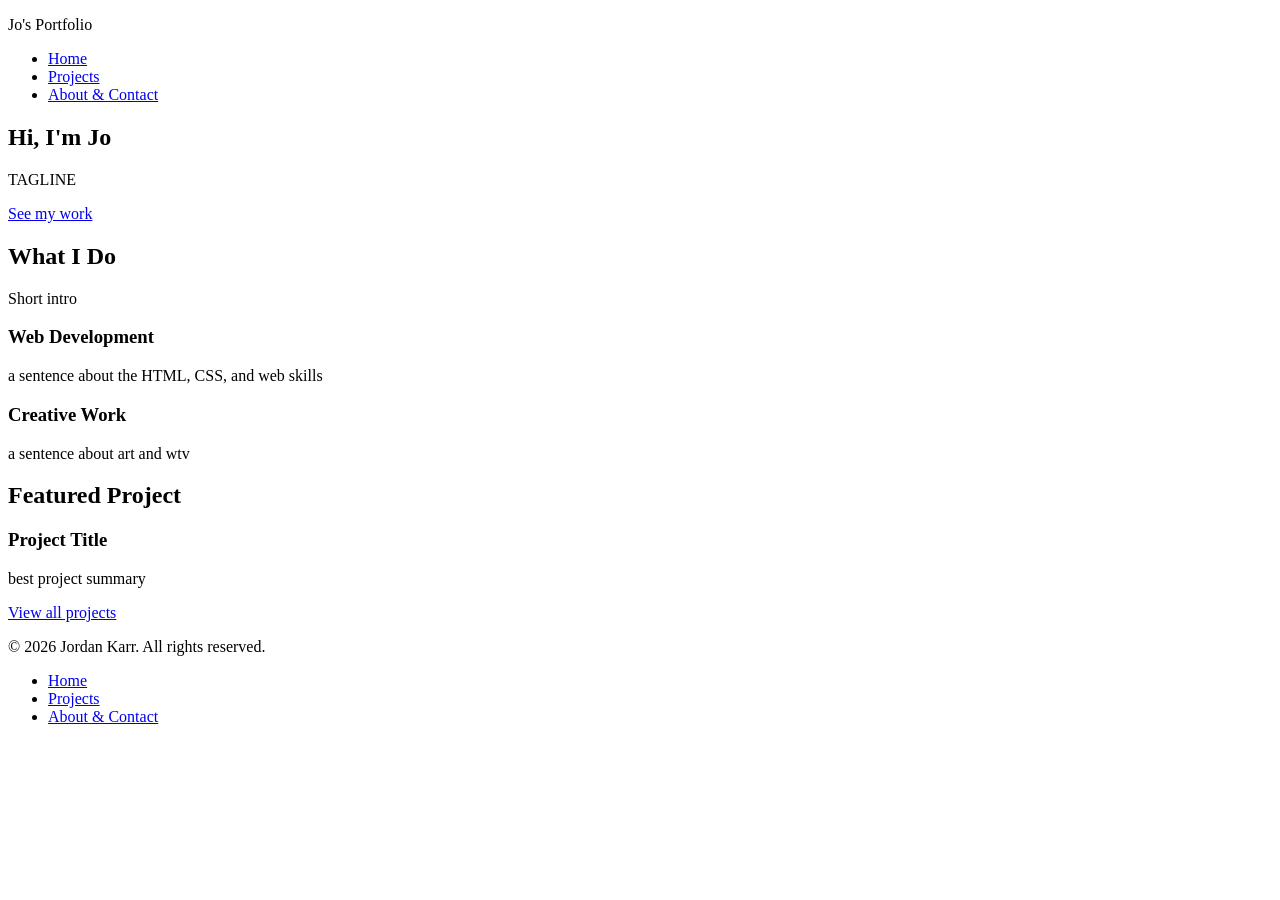
<file: Index.html>
<!DOCTYPE html>
<html lang="en">
<head>
  <meta charset="UTF-8">
  <meta name="viewport" content="width=device-width, initial-scale=1.0">
  <meta name="description" content="Portfolio of Jo, an IT student.">
  <title>Home | Jo's Portfolio</title>
</head>
<body>

  <header>
    <p>Jo's Portfolio</p>
    <nav aria-label="Main navigation">
      <ul>
        <li><a href="index.html" aria-current="page">Home</a></li>
        <li><a href="projects.html">Projects</a></li>
        <li><a href="about.html">About &amp; Contact</a></li>
      </ul>
    </nav>
  </header>

  <main>

    <section aria-labelledby="hero-heading">
      <h1 id="hero-heading">Hi, I'm Jo</h1>
      <p>TAGLINE</p>
      <p><a href="projects.html">See my work</a></p>
    </section>

    <section aria-labelledby="intro-heading">
      <h2 id="intro-heading">What I Do</h2>
      <p>Short intro</p>

      <article>
        <h3>Web Development</h3>
        <p>a sentence about the HTML, CSS, and web skills</p>
      </article>

      <article>
        <h3>Creative Work</h3>
        <p>a sentence about art and wtv</p>
      </article>
    </section>

    <section aria-labelledby="featured-heading">
      <h2 id="featured-heading">Featured Project</h2>
      <article>
        <h3>Project Title</h3>
        <p>best project summary</p>
        <p><a href="projects.html">View all projects</a></p>
      </article>
    </section>

  </main>

  <footer>
    <p>&copy; 2026 Jordan Karr. All rights reserved.</p>
    <nav aria-label="Footer navigation">
      <ul>
        <li><a href="index.html">Home</a></li>
        <li><a href="projects.html">Projects</a></li>
        <li><a href="about.html">About &amp; Contact</a></li>
      </ul>
    </nav>
  </footer>

</body>
</html>
</file>
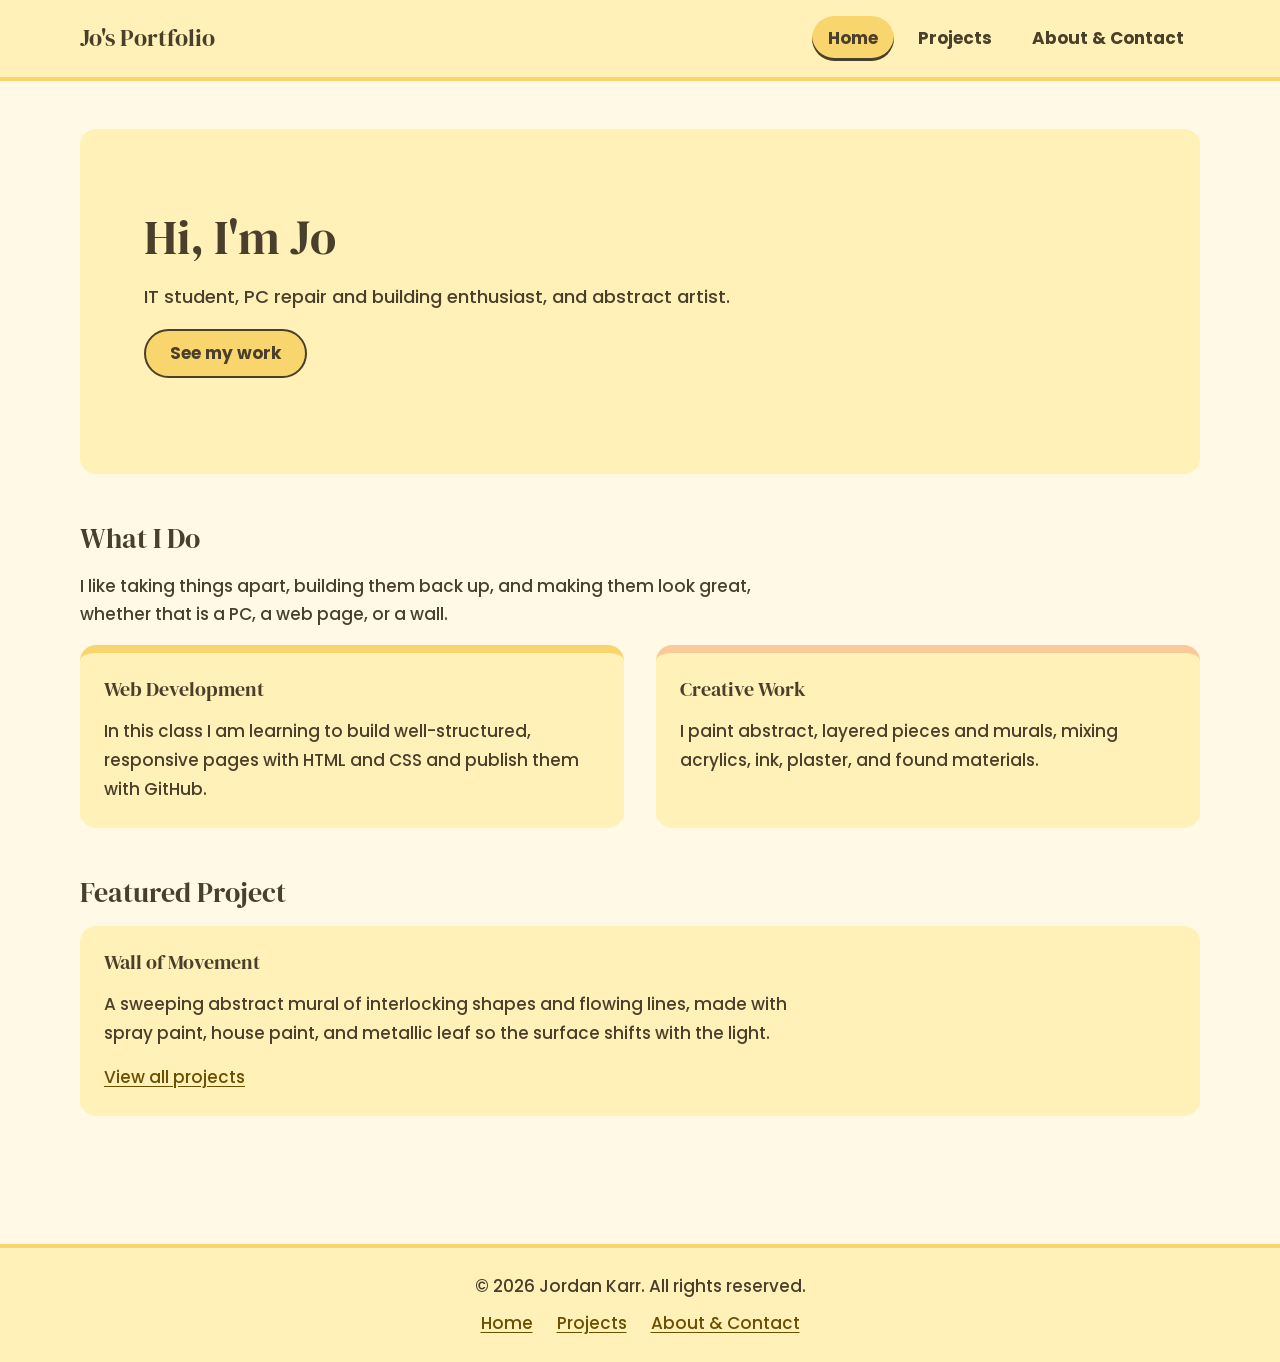
<file: index.html>
<!DOCTYPE html>
<html lang="en">
<head>
  <meta charset="UTF-8">
  <meta name="viewport" content="width=device-width, initial-scale=1.0">
  <meta name="description" content="Portfolio of Jo, an IT student.">
  <title>Home | Jo's Portfolio</title>
  <link rel="preconnect" href="https://fonts.googleapis.com">
  <link rel="preconnect" href="https://fonts.gstatic.com" crossorigin>
  <link href="https://fonts.googleapis.com/css2?family=DM+Serif+Display&family=Poppins:wght@500;700&display=swap" rel="stylesheet">
  <link rel="stylesheet" href="styles.css">
</head>
<body>
  <a id="skip-link" href="#main-content">Skip to main content</a>

  <header class="site-header">
    <div class="header-inner">
      <p class="site-title"><a href="index.html">Jo's Portfolio</a></p>
      <nav aria-label="Main navigation">
        <ul class="nav-list">
          <li><a href="index.html" aria-current="page">Home</a></li>
          <li><a href="projects.html">Projects</a></li>
          <li><a href="about.html">About &amp; Contact</a></li>
        </ul>
      </nav>
    </div>
  </header>

  <main id="main-content">

    <section id="hero" aria-labelledby="hero-heading">
      <h1 id="hero-heading">Hi, I'm Jo</h1>
      <p class="tagline">IT student, PC repair and building enthusiast, and abstract artist.</p>
      <p><a class="button" href="projects.html">See my work</a></p>
    </section>

    <section aria-labelledby="intro-heading">
      <h2 id="intro-heading">What I Do</h2>
      <p>I like taking things apart, building them back up, and making them look great, whether that is a PC, a web page, or a wall.</p>

      <div class="card-grid card-grid--two">
        <article class="card">
          <h3>Web Development</h3>
          <p>In this class I am learning to build well-structured, responsive pages with HTML and CSS and publish them with GitHub.</p>
        </article>

        <article class="card">
          <h3>Creative Work</h3>
          <p>I paint abstract, layered pieces and murals, mixing acrylics, ink, plaster, and found materials.</p>
        </article>
      </div>
    </section>

    <section aria-labelledby="featured-heading">
      <h2 id="featured-heading">Featured Project</h2>
      <article class="card">
        <h3>Wall of Movement</h3>
        <p>A sweeping abstract mural of interlocking shapes and flowing lines, made with spray paint, house paint, and metallic leaf so the surface shifts with the light.</p>
        <p><a href="projects.html">View all projects</a></p>
      </article>
    </section>

  </main>

  <footer class="site-footer">
    <p>&copy; 2026 Jordan Karr. All rights reserved.</p>
    <nav aria-label="Footer navigation">
      <ul class="footer-list">
        <li><a href="index.html">Home</a></li>
        <li><a href="projects.html">Projects</a></li>
        <li><a href="about.html">About &amp; Contact</a></li>
      </ul>
    </nav>
  </footer>

</body>
</html>
</file>
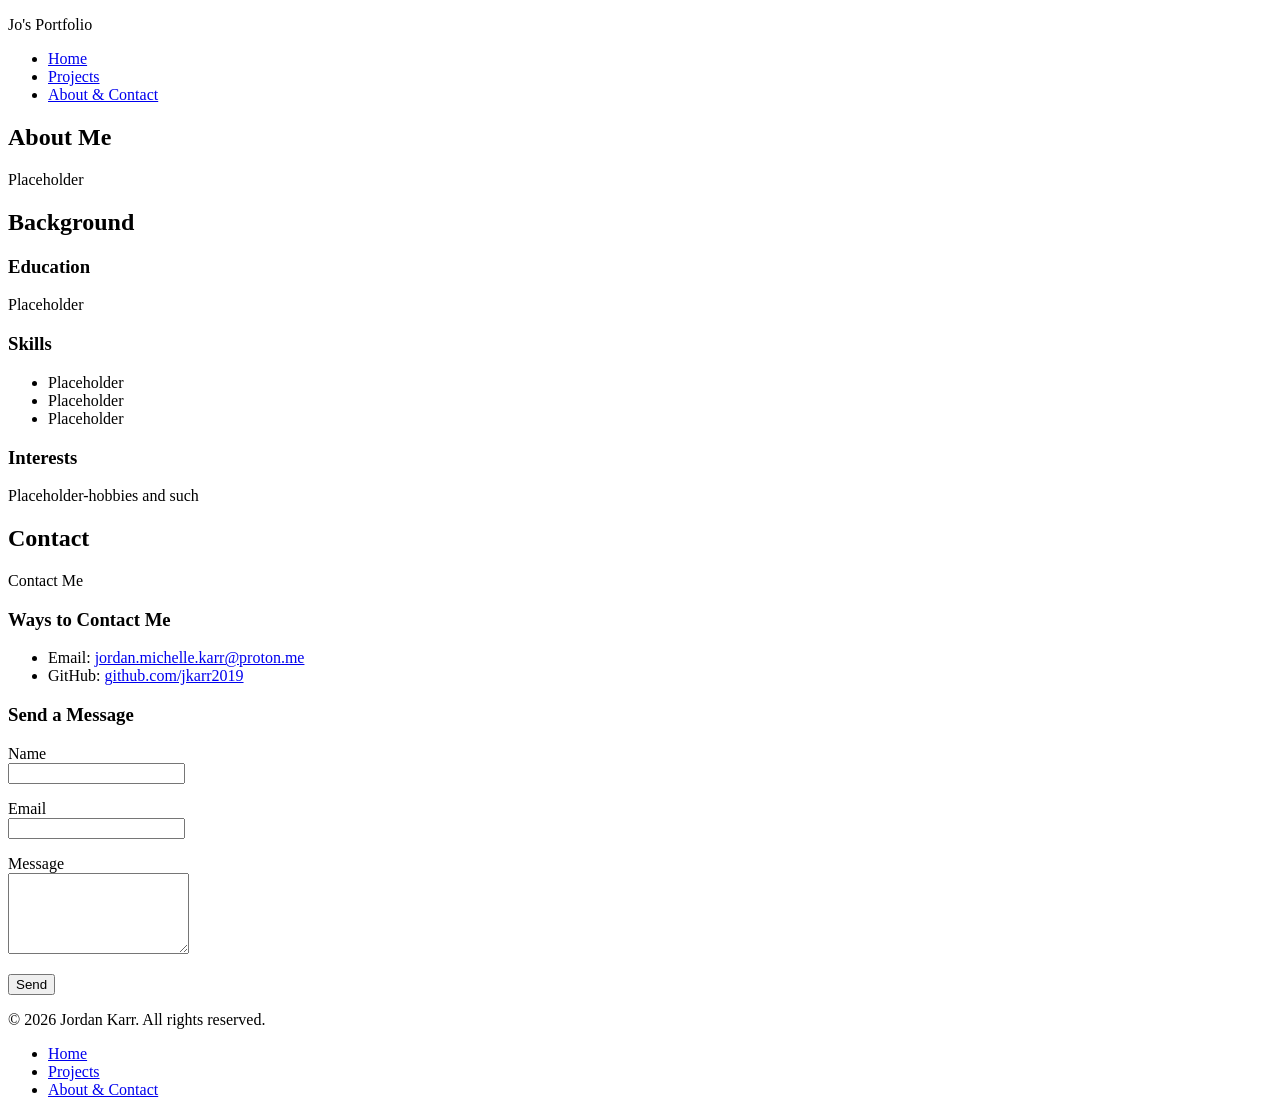
<file: About.html>
<!DOCTYPE html>
<html lang="en">
<head>
  <meta charset="UTF-8">
  <meta name="viewport" content="width=device-width, initial-scale=1.0">
  <meta name="description" content="About Jo and how to get in touch.">
  <title>About &amp; Contact | Jo's Portfolio</title>
</head>
<body>

  <header>
    <p>Jo's Portfolio</p>
    <nav aria-label="Main navigation">
      <ul>
        <li><a href="index.html">Home</a></li>
        <li><a href="projects.html">Projects</a></li>
        <li><a href="about.html" aria-current="page">About &amp; Contact</a></li>
      </ul>
    </nav>
  </header>

  <main>

    <section aria-labelledby="about-heading">
      <h1 id="about-heading">About Me</h1>
      <p>Placeholder</p>
    </section>

    <section aria-labelledby="background-heading">
      <h2 id="background-heading">Background</h2>

      <article>
        <h3>Education</h3>
        <p>Placeholder</p>
      </article>

      <article>
        <h3>Skills</h3>
        <ul>
          <li>Placeholder</li>
          <li>Placeholder</li>
          <li>Placeholder</li>
        </ul>
      </article>

      <article>
        <h3>Interests</h3>
        <p>Placeholder-hobbies and such</p>
      </article>
    </section>

    <section aria-labelledby="contact-heading">
      <h2 id="contact-heading">Contact</h2>
      <p>Contact Me</p>

      <h3>Ways to Contact Me</h3>
      <ul>
        <li>Email: <a href="mailto:jordan.michelle.karr@proton.me">jordan.michelle.karr@proton.me</a></li>
        <li>GitHub: <a href="#">github.com/jkarr2019</a></li>
      </ul>

      <h3>Send a Message</h3>
      <form action="#" method="post">
        <p>
          <label for="name">Name</label><br>
          <input type="text" id="name" name="name">
        </p>
        <p>
          <label for="email">Email</label><br>
          <input type="email" id="email" name="email">
        </p>
        <p>
          <label for="message">Message</label><br>
          <textarea id="message" name="message" rows="5"></textarea>
        </p>
        <p><button type="submit">Send</button></p>
      </form>
    </section>

  </main>

  <footer>
    <p>&copy; 2026 Jordan Karr. All rights reserved.</p>
    <nav aria-label="Footer navigation">
      <ul>
        <li><a href="index.html">Home</a></li>
        <li><a href="projects.html">Projects</a></li>
        <li><a href="about.html">About &amp; Contact</a></li>
      </ul>
    </nav>
  </footer>

</body>
</html>
</file>
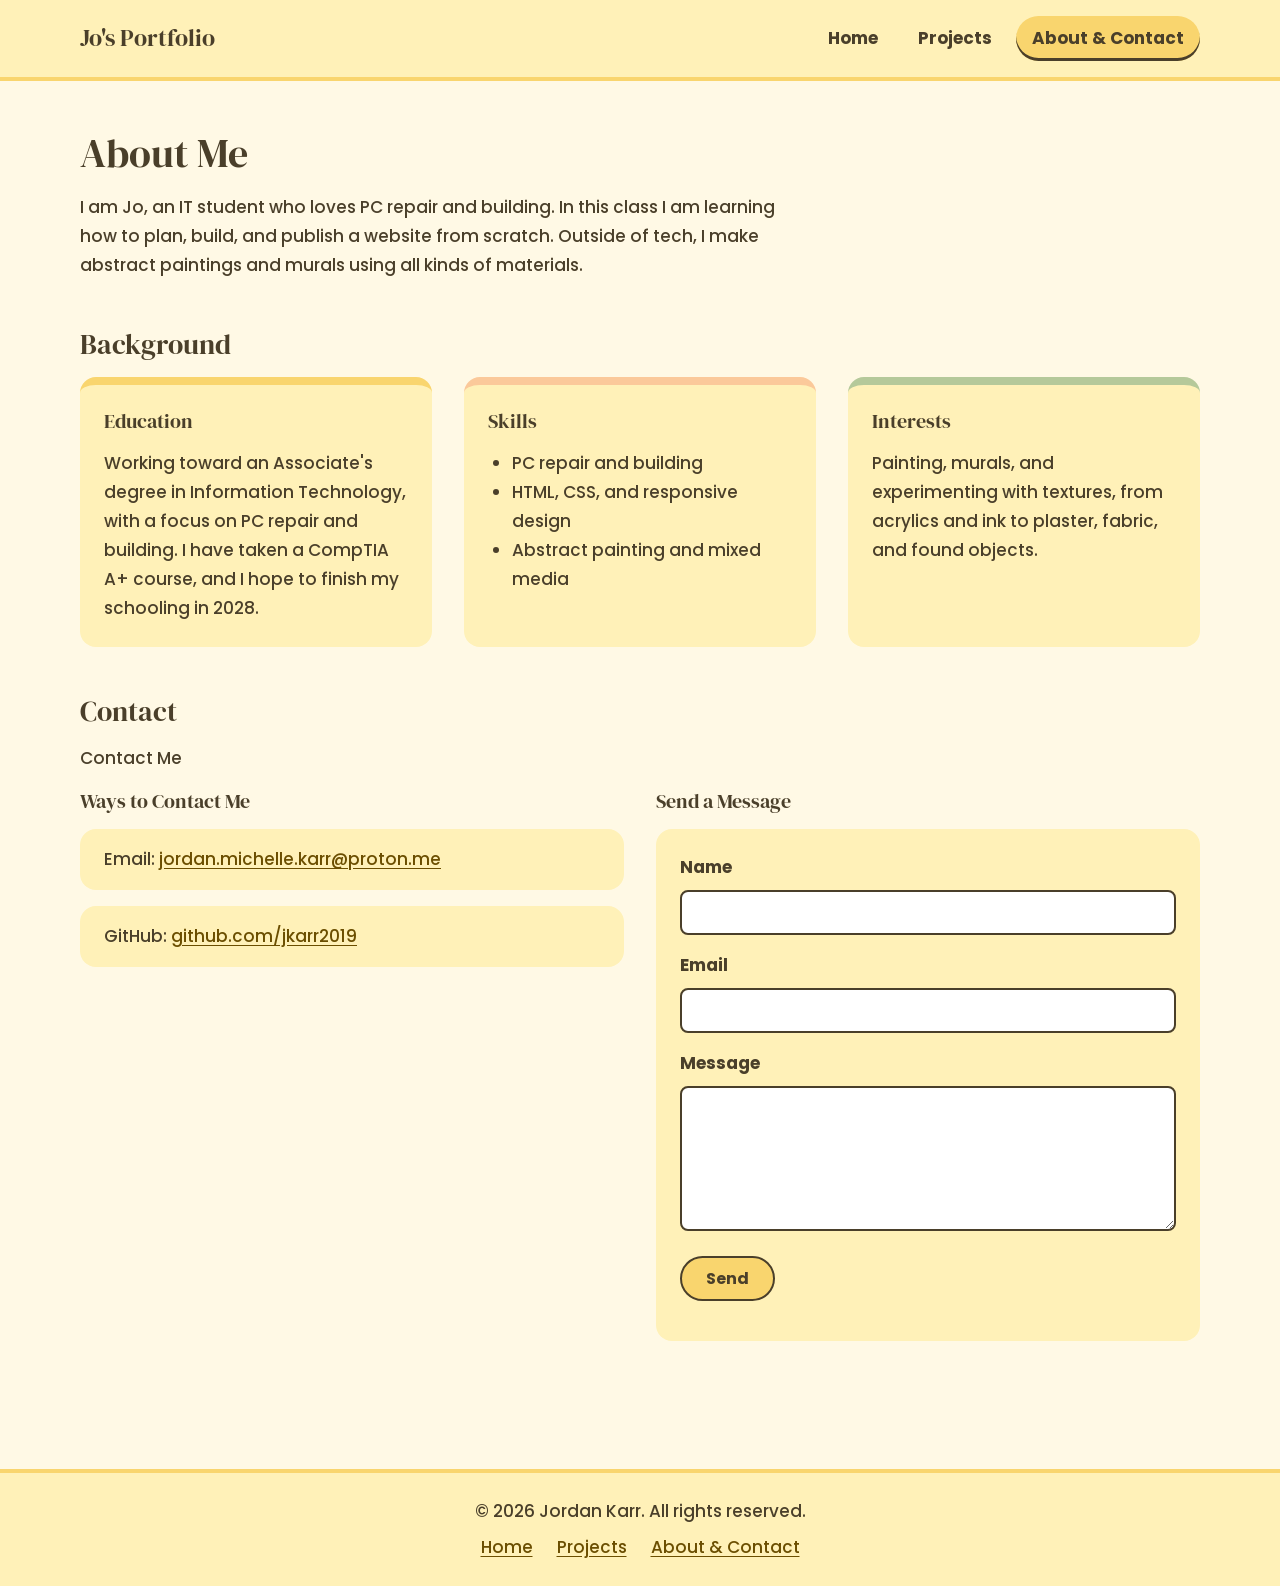
<file: about.html>
<!DOCTYPE html>
<html lang="en">
<head>
  <meta charset="UTF-8">
  <meta name="viewport" content="width=device-width, initial-scale=1.0">
  <meta name="description" content="About Jo and how to get in touch.">
  <title>About &amp; Contact | Jo's Portfolio</title>
  <link rel="preconnect" href="https://fonts.googleapis.com">
  <link rel="preconnect" href="https://fonts.gstatic.com" crossorigin>
  <link href="https://fonts.googleapis.com/css2?family=DM+Serif+Display&family=Poppins:wght@500;700&display=swap" rel="stylesheet">
  <link rel="stylesheet" href="styles.css">
</head>
<body>
  <a id="skip-link" href="#main-content">Skip to main content</a>

  <header class="site-header">
    <div class="header-inner">
      <p class="site-title"><a href="index.html">Jo's Portfolio</a></p>
      <nav aria-label="Main navigation">
        <ul class="nav-list">
          <li><a href="index.html">Home</a></li>
          <li><a href="projects.html">Projects</a></li>
          <li><a href="about.html" aria-current="page">About &amp; Contact</a></li>
        </ul>
      </nav>
    </div>
  </header>

  <main id="main-content">

    <section aria-labelledby="about-heading">
      <h1 id="about-heading">About Me</h1>
      <p>I am Jo, an IT student who loves PC repair and building. In this class I am learning how to plan, build, and publish a website from scratch. Outside of tech, I make abstract paintings and murals using all kinds of materials.</p>
    </section>

    <section aria-labelledby="background-heading">
      <h2 id="background-heading">Background</h2>

      <div class="card-grid">
        <article class="card">
          <h3>Education</h3>
          <p>Working toward an Associate's degree in Information Technology, with a focus on PC repair and building. I have taken a CompTIA A+ course, and I hope to finish my schooling in 2028.</p>
        </article>

        <article class="card">
          <h3>Skills</h3>
          <ul class="skill-list">
            <li>PC repair and building</li>
            <li>HTML, CSS, and responsive design</li>
            <li>Abstract painting and mixed media</li>
          </ul>
        </article>

        <article class="card">
          <h3>Interests</h3>
          <p>Painting, murals, and experimenting with textures, from acrylics and ink to plaster, fabric, and found objects.</p>
        </article>
      </div>
    </section>

    <section aria-labelledby="contact-heading">
      <h2 id="contact-heading">Contact</h2>
      <p>Contact Me</p>

      <div class="contact-grid">
        <div class="contact-info">
          <h3>Ways to Contact Me</h3>
          <ul class="contact-list">
            <li>Email: <a href="mailto:jordan.michelle.karr@proton.me">jordan.michelle.karr@proton.me</a></li>
            <li>GitHub: <a href="https://github.com/jkarr2019">github.com/jkarr2019</a></li>
          </ul>
        </div>

        <div class="contact-form-wrap">
          <h3>Send a Message</h3>
          <form class="contact-form" action="#" method="post">
            <p>
              <label for="name">Name</label>
              <input type="text" id="name" name="name">
            </p>
            <p>
              <label for="email">Email</label>
              <input type="email" id="email" name="email">
            </p>
            <p>
              <label for="message">Message</label>
              <textarea id="message" name="message" rows="5"></textarea>
            </p>
            <p><button class="button" type="submit">Send</button></p>
          </form>
        </div>
      </div>
    </section>

  </main>

  <footer class="site-footer">
    <p>&copy; 2026 Jordan Karr. All rights reserved.</p>
    <nav aria-label="Footer navigation">
      <ul class="footer-list">
        <li><a href="index.html">Home</a></li>
        <li><a href="projects.html">Projects</a></li>
        <li><a href="about.html">About &amp; Contact</a></li>
      </ul>
    </nav>
  </footer>

</body>
</html>
</file>
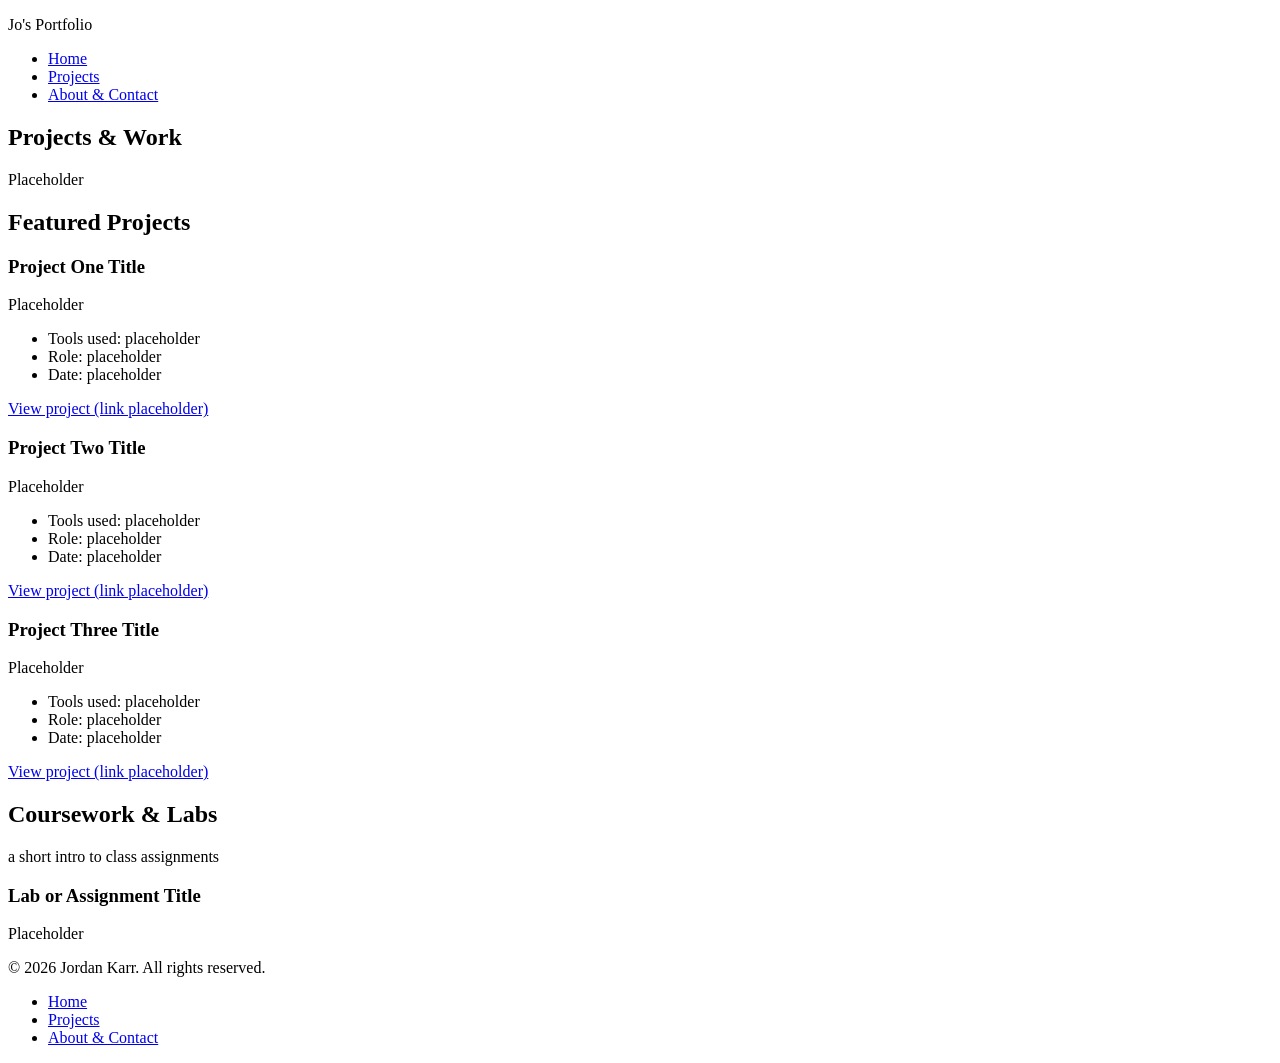
<file: Projects.html>
<!DOCTYPE html>
<html lang="en">
<head>
  <meta charset="UTF-8">
  <meta name="viewport" content="width=device-width, initial-scale=1.0">
  <meta name="description" content="Projects and work samples by Jo.">
  <title>Projects | Jo's Portfolio</title>
</head>
<body>

  <header>
    <p>Jo's Portfolio</p>
    <nav aria-label="Main navigation">
      <ul>
        <li><a href="index.html">Home</a></li>
        <li><a href="projects.html" aria-current="page">Projects</a></li>
        <li><a href="about.html">About &amp; Contact</a></li>
      </ul>
    </nav>
  </header>

  <main>

    <section aria-labelledby="projects-heading">
      <h1 id="projects-heading">Projects &amp; Work</h1>
      <p>Placeholder</p>
    </section>

    <section aria-labelledby="featured-heading">
      <h2 id="featured-heading">Featured Projects</h2>

      <article>
        <header>
          <h3>Project One Title</h3>
        </header>
        <p>Placeholder</p>
        <ul>
          <li>Tools used: placeholder</li>
          <li>Role: placeholder</li>
          <li>Date: placeholder</li>
        </ul>
        <p><a href="#">View project (link placeholder)</a></p>
      </article>

      <article>
        <header>
          <h3>Project Two Title</h3>
        </header>
        <p>Placeholder</p>
        <ul>
          <li>Tools used: placeholder</li>
          <li>Role: placeholder</li>
          <li>Date: placeholder</li>
        </ul>
        <p><a href="#">View project (link placeholder)</a></p>
      </article>

      <article>
        <header>
          <h3>Project Three Title</h3>
        </header>
        <p>Placeholder</p>
        <ul>
          <li>Tools used: placeholder</li>
          <li>Role: placeholder</li>
          <li>Date: placeholder</li>
        </ul>
        <p><a href="#">View project (link placeholder)</a></p>
      </article>
    </section>

    <section aria-labelledby="coursework-heading">
      <h2 id="coursework-heading">Coursework &amp; Labs</h2>
      <p>a short intro to class assignments</p>

      <article>
        <h3>Lab or Assignment Title</h3>
        <p>Placeholder</p>
      </article>
    </section>

  </main>

  <footer>
    <p>&copy; 2026 Jordan Karr. All rights reserved.</p>
    <nav aria-label="Footer navigation">
      <ul>
        <li><a href="index.html">Home</a></li>
        <li><a href="projects.html">Projects</a></li>
        <li><a href="about.html">About &amp; Contact</a></li>
      </ul>
    </nav>
  </footer>

</body>
</html>
</file>
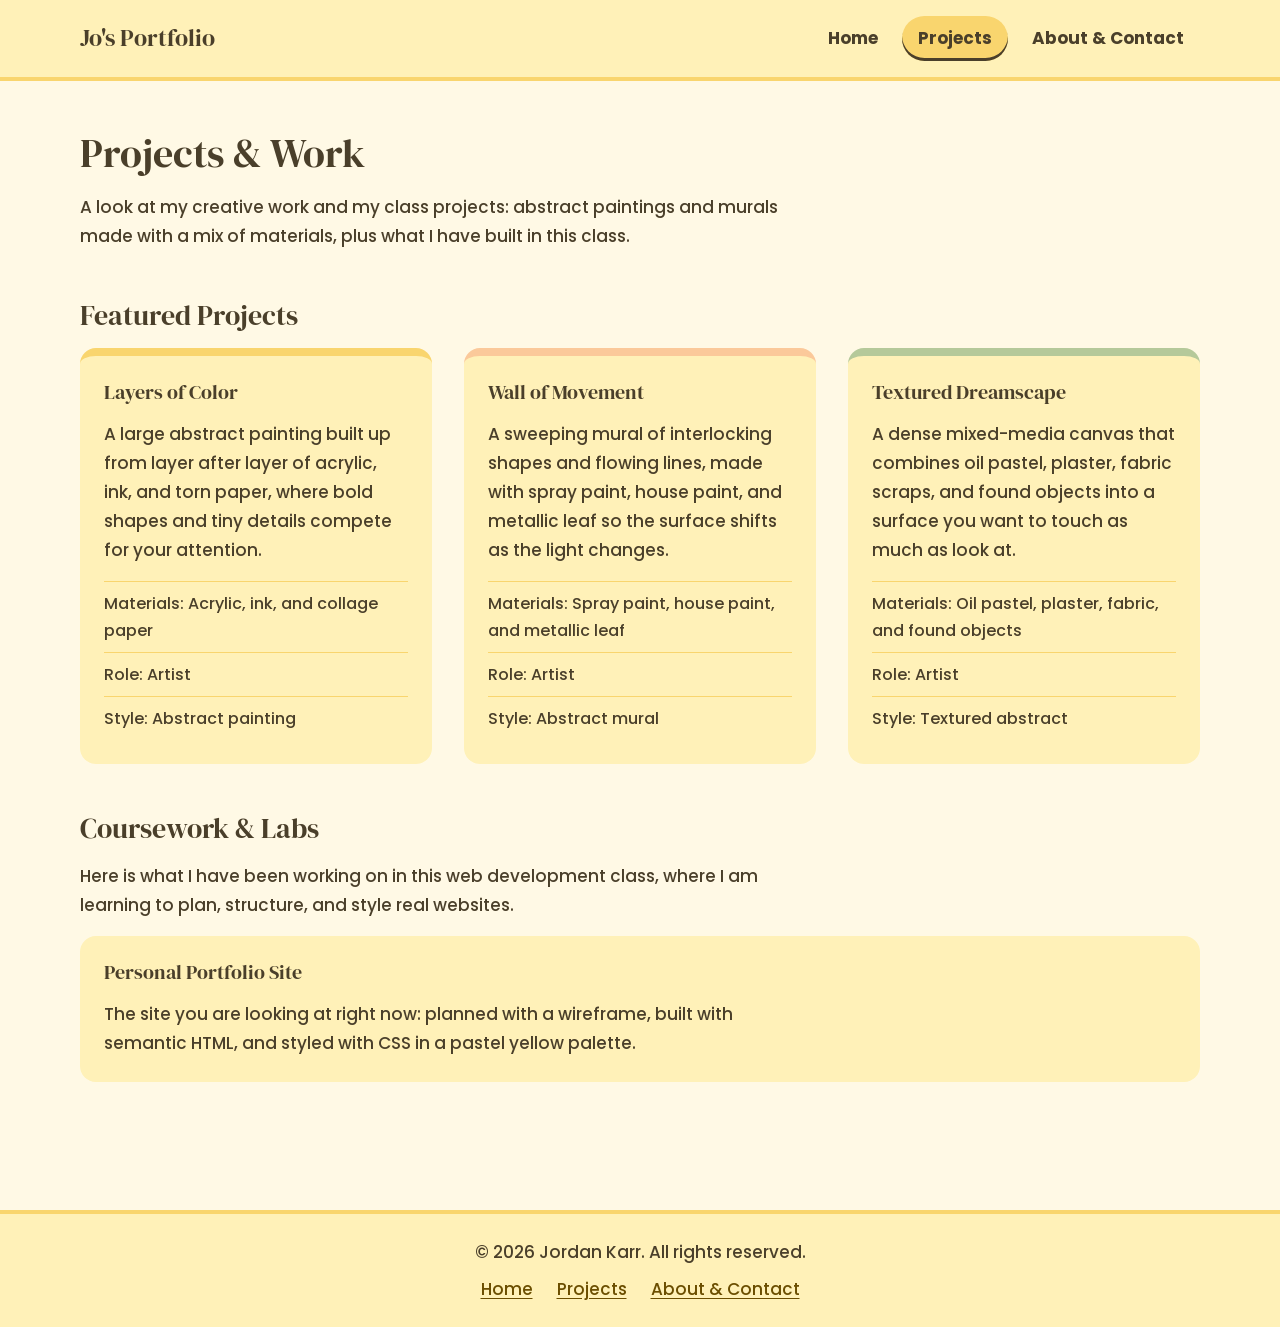
<file: projects.html>
<!DOCTYPE html>
<html lang="en">
<head>
  <meta charset="UTF-8">
  <meta name="viewport" content="width=device-width, initial-scale=1.0">
  <meta name="description" content="Projects and work samples by Jo.">
  <title>Projects | Jo's Portfolio</title>
  <link rel="preconnect" href="https://fonts.googleapis.com">
  <link rel="preconnect" href="https://fonts.gstatic.com" crossorigin>
  <link href="https://fonts.googleapis.com/css2?family=DM+Serif+Display&family=Poppins:wght@500;700&display=swap" rel="stylesheet">
  <link rel="stylesheet" href="styles.css">
</head>
<body>
  <a id="skip-link" href="#main-content">Skip to main content</a>

  <header class="site-header">
    <div class="header-inner">
      <p class="site-title"><a href="index.html">Jo's Portfolio</a></p>
      <nav aria-label="Main navigation">
        <ul class="nav-list">
          <li><a href="index.html">Home</a></li>
          <li><a href="projects.html" aria-current="page">Projects</a></li>
          <li><a href="about.html">About &amp; Contact</a></li>
        </ul>
      </nav>
    </div>
  </header>

  <main id="main-content">

    <section aria-labelledby="projects-heading">
      <h1 id="projects-heading">Projects &amp; Work</h1>
      <p>A look at my creative work and my class projects: abstract paintings and murals made with a mix of materials, plus what I have built in this class.</p>
    </section>

    <section aria-labelledby="featured-heading">
      <h2 id="featured-heading">Featured Projects</h2>

      <div class="card-grid">
        <article class="card">
          <header>
            <h3>Layers of Color</h3>
          </header>
          <p>A large abstract painting built up from layer after layer of acrylic, ink, and torn paper, where bold shapes and tiny details compete for your attention.</p>
          <ul class="meta-list">
            <li>Materials: Acrylic, ink, and collage paper</li>
            <li>Role: Artist</li>
            <li>Style: Abstract painting</li>
          </ul>
        </article>

        <article class="card">
          <header>
            <h3>Wall of Movement</h3>
          </header>
          <p>A sweeping mural of interlocking shapes and flowing lines, made with spray paint, house paint, and metallic leaf so the surface shifts as the light changes.</p>
          <ul class="meta-list">
            <li>Materials: Spray paint, house paint, and metallic leaf</li>
            <li>Role: Artist</li>
            <li>Style: Abstract mural</li>
          </ul>
        </article>

        <article class="card">
          <header>
            <h3>Textured Dreamscape</h3>
          </header>
          <p>A dense mixed-media canvas that combines oil pastel, plaster, fabric scraps, and found objects into a surface you want to touch as much as look at.</p>
          <ul class="meta-list">
            <li>Materials: Oil pastel, plaster, fabric, and found objects</li>
            <li>Role: Artist</li>
            <li>Style: Textured abstract</li>
          </ul>
        </article>
      </div>
    </section>

    <section aria-labelledby="coursework-heading">
      <h2 id="coursework-heading">Coursework &amp; Labs</h2>
      <p>Here is what I have been working on in this web development class, where I am learning to plan, structure, and style real websites.</p>

      <article class="card">
        <h3>Personal Portfolio Site</h3>
        <p>The site you are looking at right now: planned with a wireframe, built with semantic HTML, and styled with CSS in a pastel yellow palette.</p>
      </article>
    </section>

  </main>

  <footer class="site-footer">
    <p>&copy; 2026 Jordan Karr. All rights reserved.</p>
    <nav aria-label="Footer navigation">
      <ul class="footer-list">
        <li><a href="index.html">Home</a></li>
        <li><a href="projects.html">Projects</a></li>
        <li><a href="about.html">About &amp; Contact</a></li>
      </ul>
    </nav>
  </footer>

</body>
</html>
</file>
<file: styles.css>
/* ==========================================================
   Jo's Portfolio — styles.css
   Palette: pastel yellow  |  Fonts: DM Serif Display (headings) + Poppins Medium (body)
   Spacing system: multiples of 8px (--space-1 = 8px)
   ========================================================== */

/* ---------- Design tokens ---------- */
:root {
  /* Colors */
  --color-bg: #FFF9E5;        /* soft cream page background */
  --color-surface: #FFF1B8;   /* pale butter yellow cards/sections */
  --color-accent: #F9D56E;    /* pastel sunflower: buttons, highlights */
  --color-accent-2: #FBC99A;  /* warm apricot: secondary accent */
  --color-accent-3: #B5C99A;  /* soft sage: contrast accent */
  --color-text: #4A3F2A;      /* warm dark brown */
  --color-link: #6B4E00;      /* darker gold-brown for readable links */

  /* Fonts */
  --font-heading: "DM Serif Display", Georgia, serif;
  --font-body: "Poppins", Arial, sans-serif;

  /* Spacing (multiples of 8px) */
  --space-1: 8px;
  --space-2: 16px;
  --space-3: 24px;
  --space-4: 32px;
  --space-5: 40px;
  --space-6: 48px;
  --space-8: 64px;
  --space-10: 80px;

  --radius: 16px;
  --max-width: 1120px;
}

/* ---------- Base / reset (type selectors) ---------- */
*,
*::before,
*::after {
  box-sizing: border-box;
}

html {
  scroll-behavior: smooth;
}

body {
  margin: 0;
  min-height: 100vh;
  display: flex;
  flex-direction: column;
  background-color: var(--color-bg);
  color: var(--color-text);
  font-family: var(--font-body);
  font-weight: 500;
  font-size: 1rem;
  line-height: 1.7;
}

h1,
h2,
h3 {
  font-family: var(--font-heading);
  line-height: 1.2;
  margin: 0 0 var(--space-2);
}

h1 {
  font-size: 2rem;
  font-weight: 400;
}

h2 {
  font-size: 1.5rem;
  font-weight: 400;
}

h3 {
  font-size: 1.25rem;
  font-weight: 400;
}

p {
  margin: 0 0 var(--space-2);
  max-width: 65ch;
}

ul {
  margin: 0;
  padding: 0;
}

a {
  color: var(--color-link);
  text-underline-offset: 3px;
}

a:hover {
  background-color: var(--color-accent);
  text-decoration-thickness: 2px;
}

a:focus-visible {
  outline: 3px solid var(--color-text);
  outline-offset: 3px;
  border-radius: 4px;
}

/* ---------- Skip link (ID selector) ---------- */
#skip-link {
  position: absolute;
  left: var(--space-2);
  top: -100px;
  padding: var(--space-1) var(--space-2);
  background-color: var(--color-text);
  color: var(--color-bg);
  border-radius: var(--radius);
  z-index: 10;
}

#skip-link:focus {
  top: var(--space-2);
}

/* ---------- Header and navigation ---------- */
header.site-header {
  background-color: var(--color-surface);
  border-bottom: 4px solid var(--color-accent);
  padding: var(--space-2);
}

.header-inner {
  max-width: var(--max-width);
  margin: 0 auto;
  display: flex;
  flex-direction: column;
  align-items: center;
  gap: var(--space-2);
}

.site-title {
  font-family: var(--font-heading);
  font-size: 1.5rem;
  font-weight: 400;
  margin: 0;
}

.site-title a {
  color: var(--color-text);
  text-decoration: none;
}

.site-title a:hover {
  background-color: transparent;
}

.nav-list {
  list-style: none;
  display: flex;
  flex-wrap: wrap;
  justify-content: center;
  gap: var(--space-1);
}

.nav-list a {
  display: block;
  padding: var(--space-1) var(--space-2);
  border-radius: 999px;
  color: var(--color-text);
  font-weight: 700;
  text-decoration: none;
}

.nav-list a:hover {
  background-color: var(--color-accent);
}

.nav-list a[aria-current="page"] {
  background-color: var(--color-accent);
  box-shadow: inset 0 -3px 0 var(--color-text);
}

/* ---------- Main content area ---------- */
main {
  flex: 1;
  width: 100%;
  max-width: var(--max-width);
  margin: 0 auto;
  padding: var(--space-3) var(--space-2) var(--space-6);
}

main > section {
  margin-bottom: var(--space-6);
}

/* ---------- Hero (ID selector) ---------- */
#hero {
  background-color: var(--color-surface);
  border-radius: var(--radius);
  padding: var(--space-4) var(--space-3);
}

#hero h1 {
  font-size: 2.25rem;
}

.tagline {
  font-size: 1.125rem;
}

/* ---------- Buttons ---------- */
.button {
  display: inline-block;
  padding: var(--space-1) var(--space-3);
  background-color: var(--color-accent);
  color: var(--color-text);
  font-family: var(--font-body);
  font-weight: 700;
  text-decoration: none;
  border: 2px solid var(--color-text);
  border-radius: 999px;
}

.button:hover {
  background-color: var(--color-accent-2);
}

/* ---------- Cards and grids ---------- */
.card {
  background-color: var(--color-surface);
  border-radius: var(--radius);
  padding: var(--space-3);
}

.card p:last-child {
  margin-bottom: 0;
}

.card-grid {
  display: grid;
  grid-template-columns: 1fr;       /* mobile: one column */
  gap: var(--space-3);
}

.card-grid .card {
  border-top: 8px solid var(--color-accent);
}

.card-grid .card:nth-child(2) {
  border-top-color: var(--color-accent-2);
}

.card-grid .card:nth-child(3) {
  border-top-color: var(--color-accent-3);
}

.meta-list {
  list-style: none;
  font-size: 1rem;
}

.meta-list li {
  padding: var(--space-1) 0;
  border-top: 1px solid var(--color-accent);
}

.skill-list {
  padding-left: var(--space-3);
}

/* ---------- Contact ---------- */
.contact-list {
  list-style: none;
  display: flex;
  flex-direction: column;
  gap: var(--space-2);
}

.contact-list li {
  background-color: var(--color-surface);
  border-radius: var(--radius);
  padding: var(--space-2) var(--space-3);
  overflow-wrap: anywhere;
}

.contact-grid {
  display: grid;
  grid-template-columns: 1fr;
  gap: var(--space-4);
}

.contact-form {
  background-color: var(--color-surface);
  border-radius: var(--radius);
  padding: var(--space-3);
}

.contact-form p {
  max-width: none;
}

.contact-form label {
  display: block;
  margin-bottom: var(--space-1);
  font-weight: 700;
}

.contact-form input,
.contact-form textarea {
  width: 100%;
  padding: var(--space-1) var(--space-2);
  font-family: var(--font-body);
  font-size: 1rem;
  color: var(--color-text);
  background-color: #FFFFFF;
  border: 2px solid var(--color-text);
  border-radius: 8px;
}

.contact-form input:focus-visible,
.contact-form textarea:focus-visible {
  outline: 3px solid var(--color-accent-2);
  outline-offset: 2px;
}

button.button {
  font-size: 1rem;
  cursor: pointer;
}

/* ---------- Footer ---------- */
footer.site-footer {
  background-color: var(--color-surface);
  border-top: 4px solid var(--color-accent);
  padding: var(--space-3) var(--space-2);
  text-align: center;
}

.site-footer p {
  margin: 0 auto var(--space-1);
}

.footer-list {
  list-style: none;
  display: flex;
  flex-wrap: wrap;
  justify-content: center;
  gap: var(--space-3);
}

/* ==========================================================
   RESPONSIVE BREAKPOINTS
   Mobile first: base styles above cover 320px and up.
   ========================================================== */

/* Tablet: 768px and up */
@media (min-width: 768px) {
  h1 {
    font-size: 2.5rem;
  }

  h2 {
    font-size: 1.75rem;
  }

  .header-inner {
    flex-direction: row;
    justify-content: space-between;
  }

  main {
    padding: var(--space-4) var(--space-4) var(--space-8);
  }

  #hero {
    padding: var(--space-8) var(--space-6);
  }

  #hero h1 {
    font-size: 3rem;
  }

  .card-grid {
    grid-template-columns: repeat(2, 1fr);   /* tablet: two columns */
  }

  .contact-grid {
    grid-template-columns: 1fr 1fr;          /* tablet: info + form side by side */
  }
}

/* Desktop: 1200px and up */
@media (min-width: 1200px) {
  body {
    font-size: 1.0625rem;
  }

  main {
    padding: var(--space-6) 0 var(--space-10);
  }

  #hero {
    padding: var(--space-10) var(--space-8);
  }

  .card-grid {
    grid-template-columns: repeat(3, 1fr);   /* desktop: three columns */
    gap: var(--space-4);
  }

  .card-grid.card-grid--two {
    grid-template-columns: repeat(2, 1fr);   /* two-card grids stay two columns */
  }
}

/* Respect users who prefer less motion */
@media (prefers-reduced-motion: reduce) {
  html {
    scroll-behavior: auto;
  }
}
</file>
